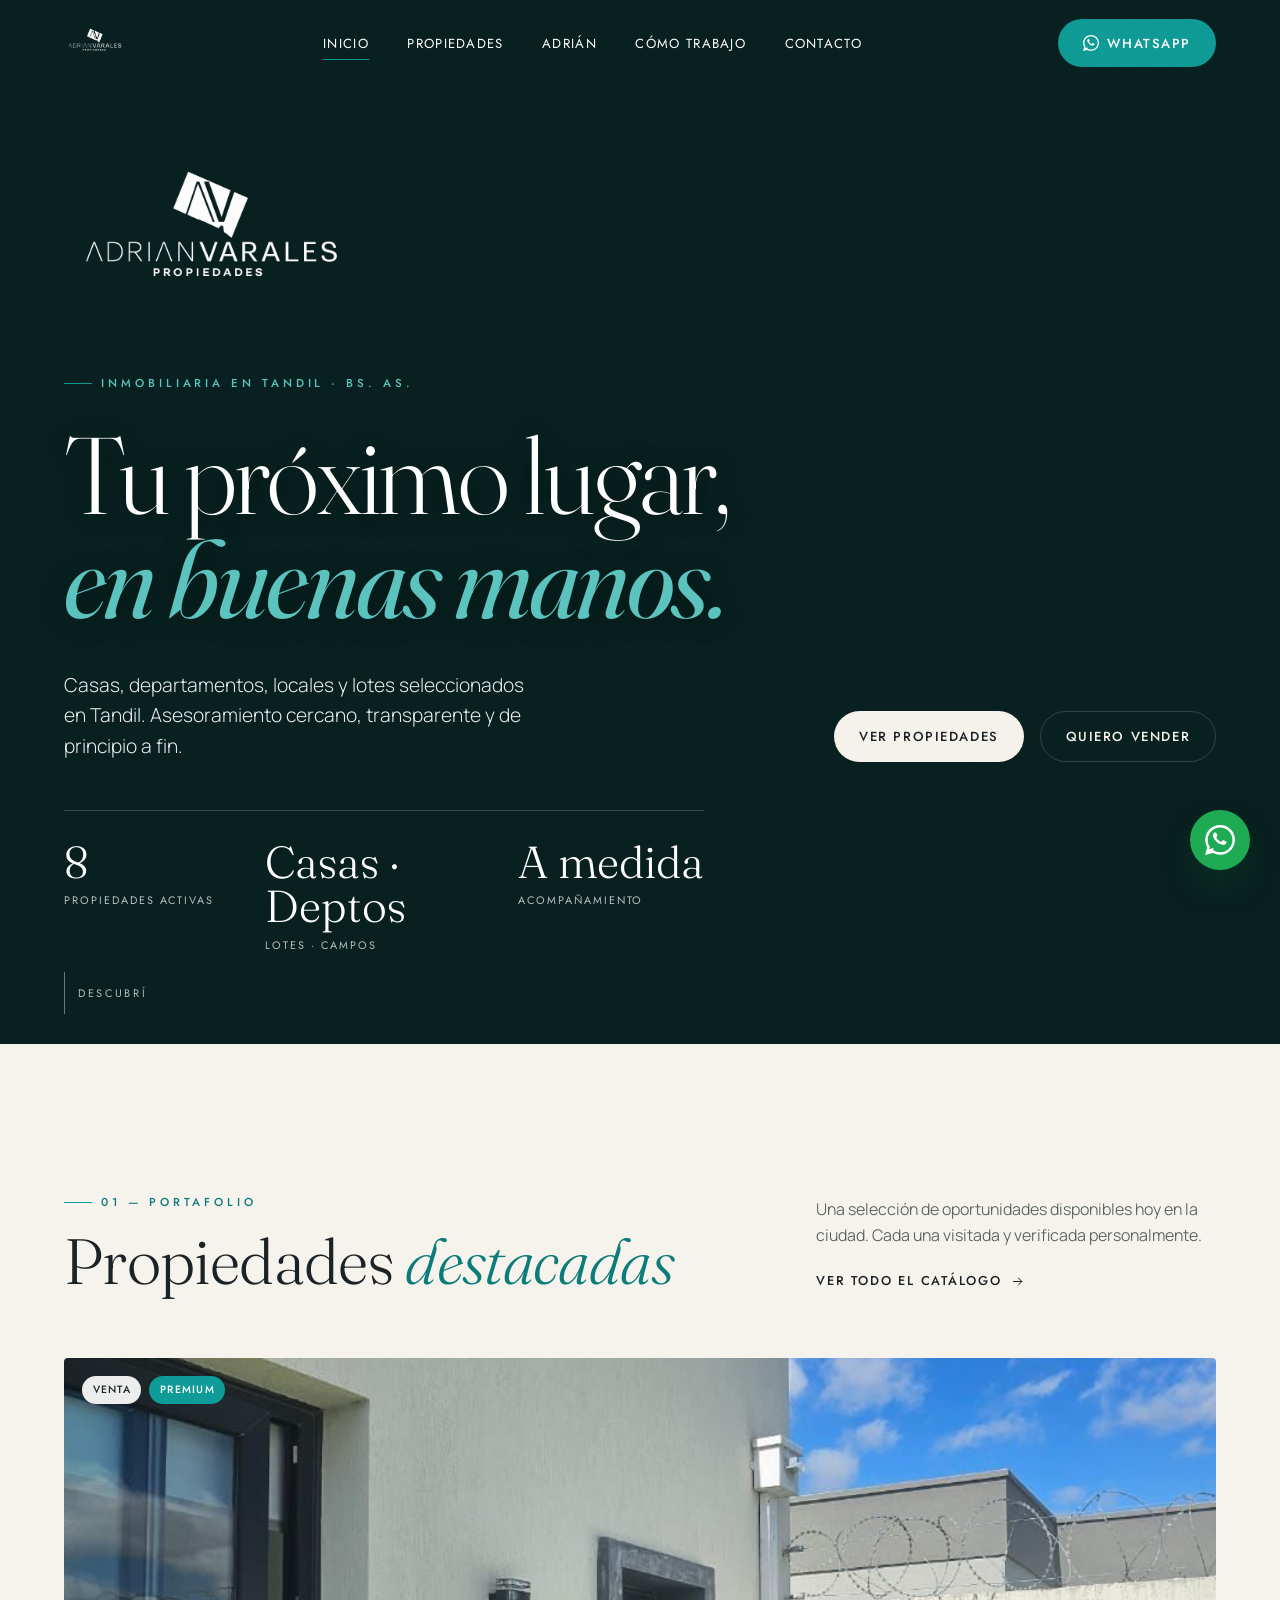
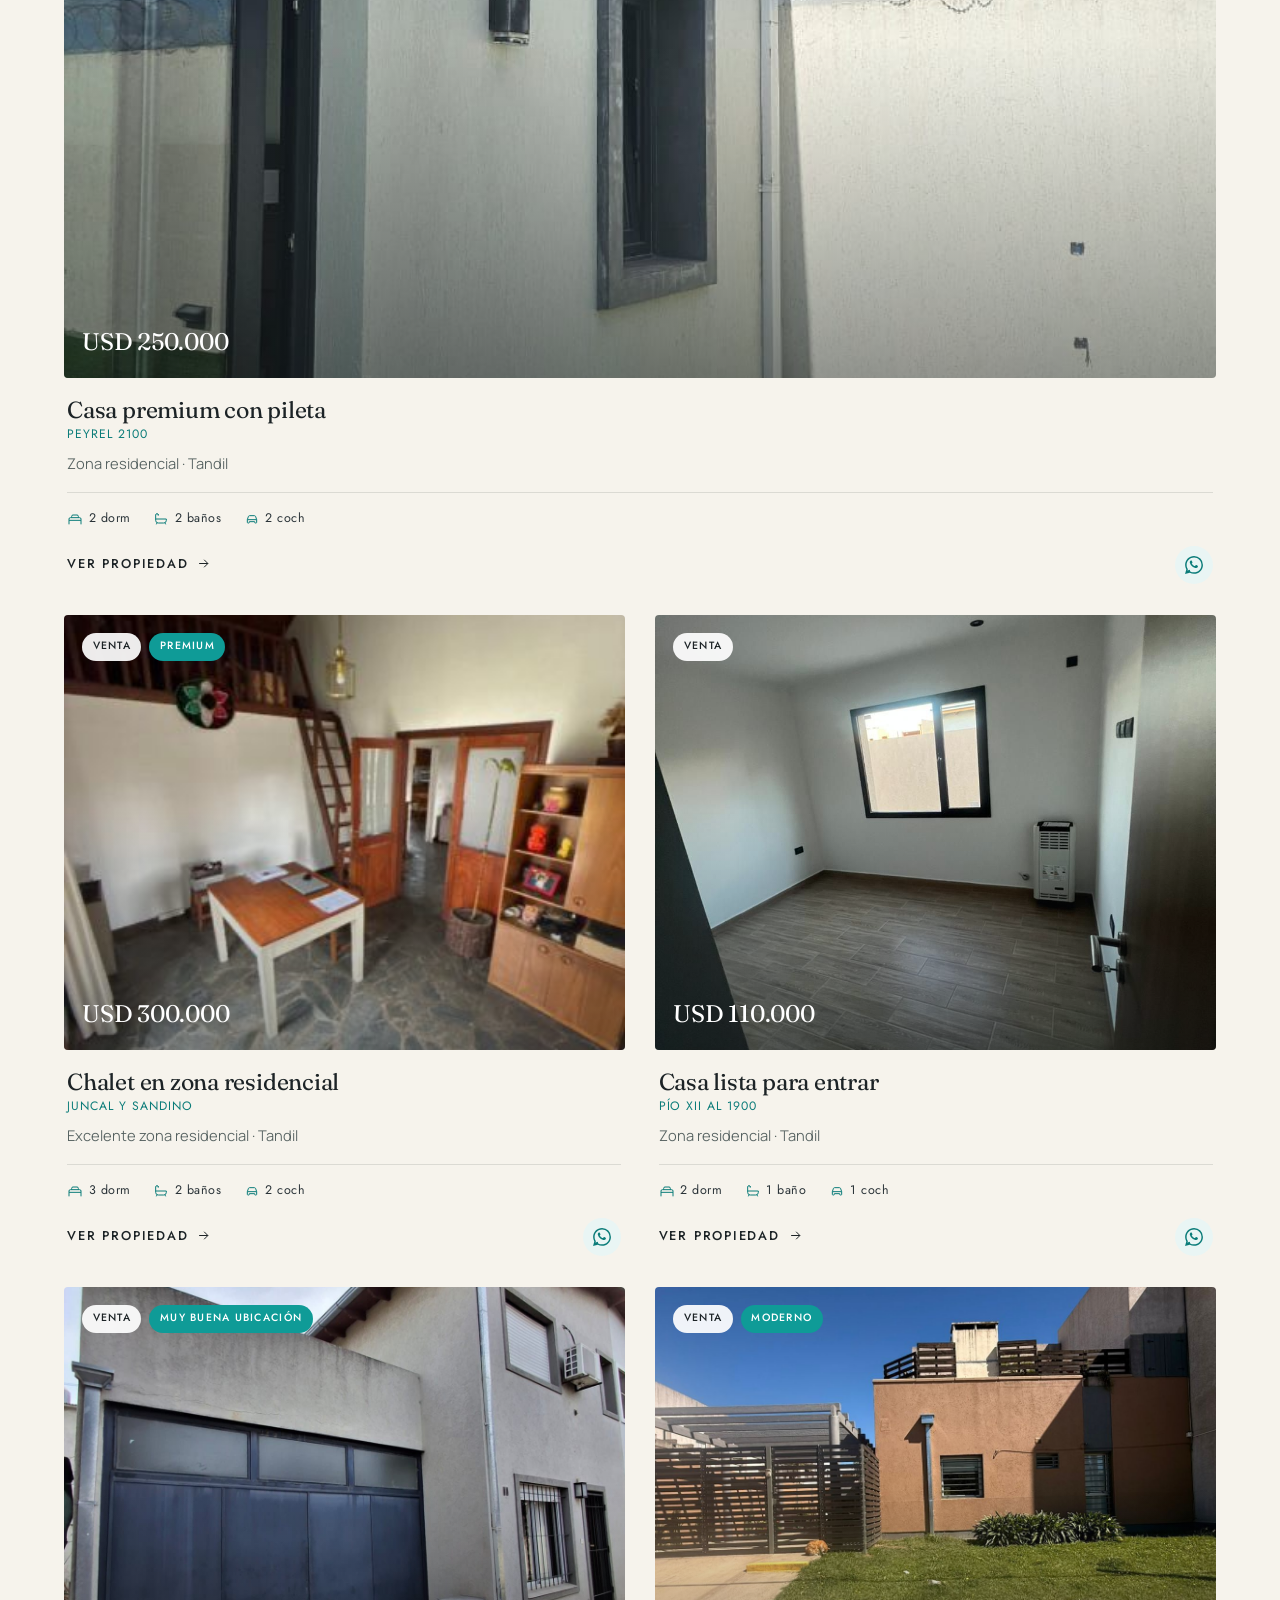
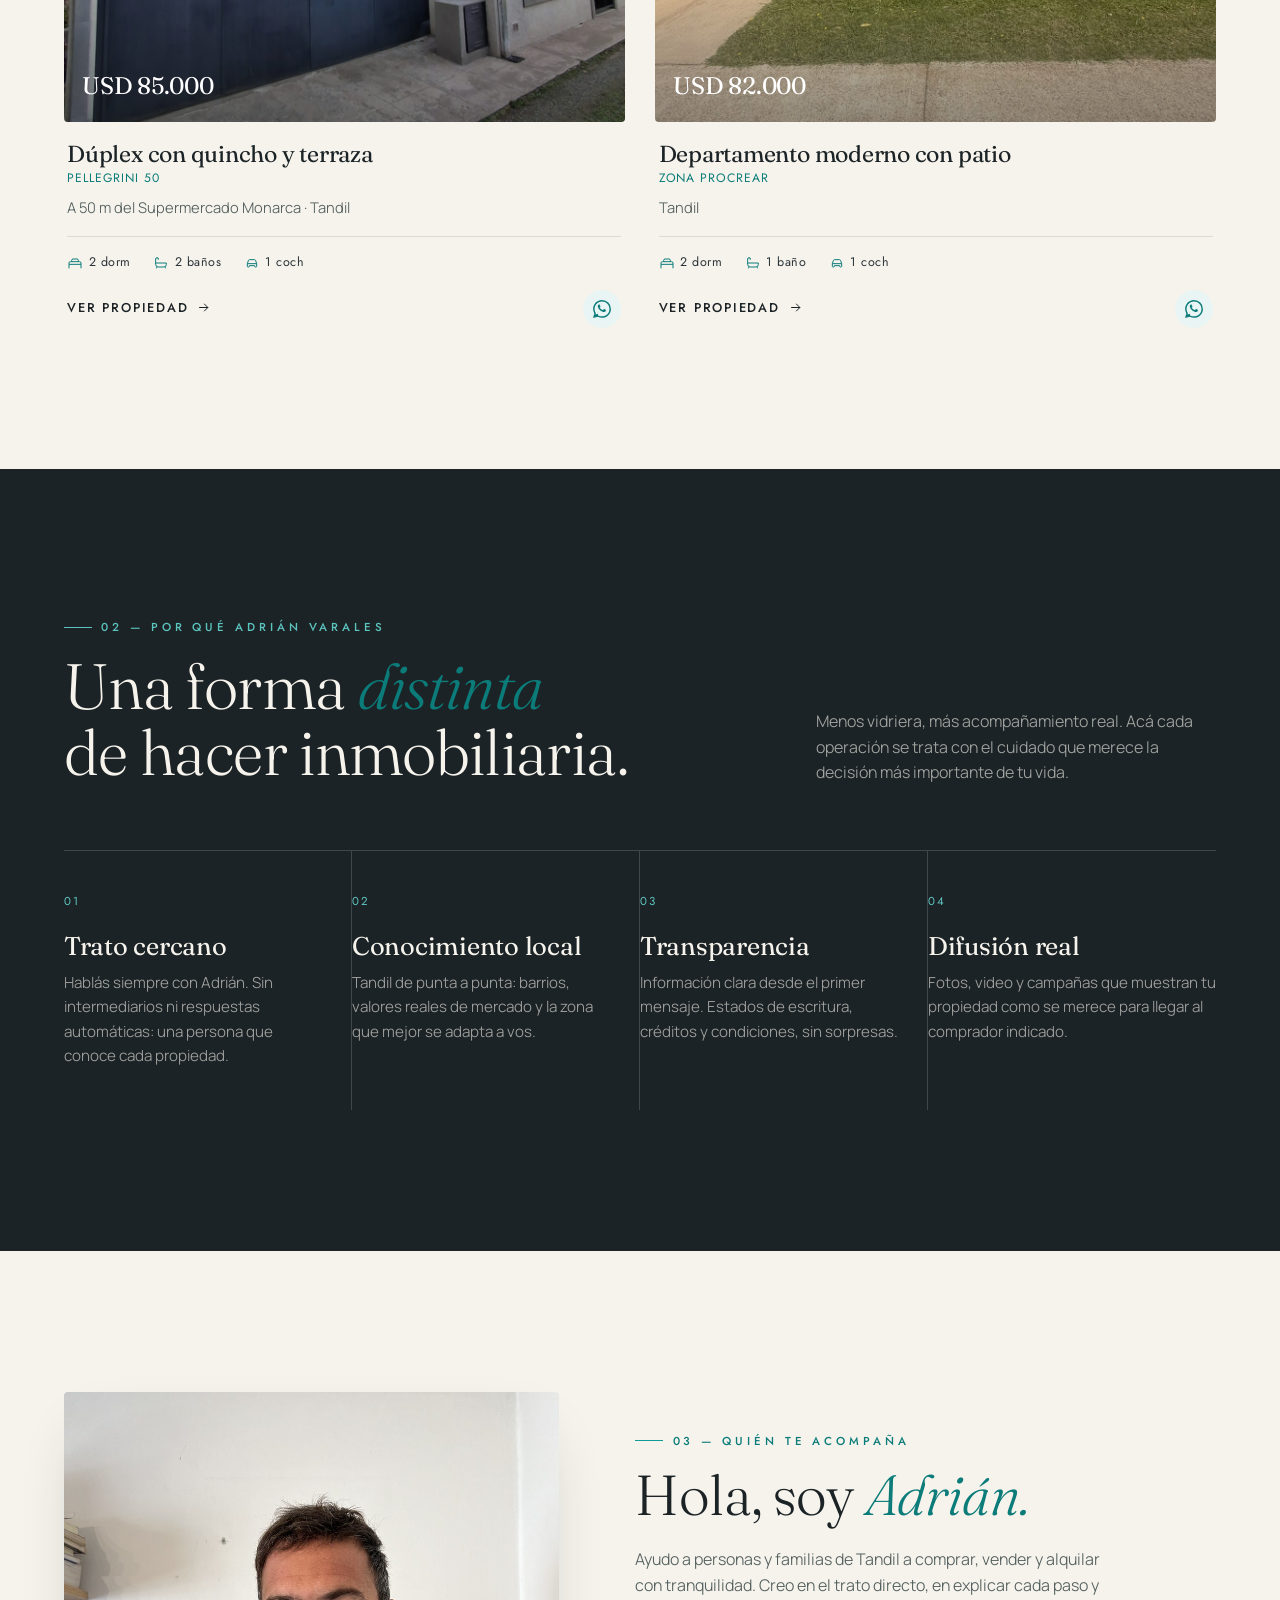
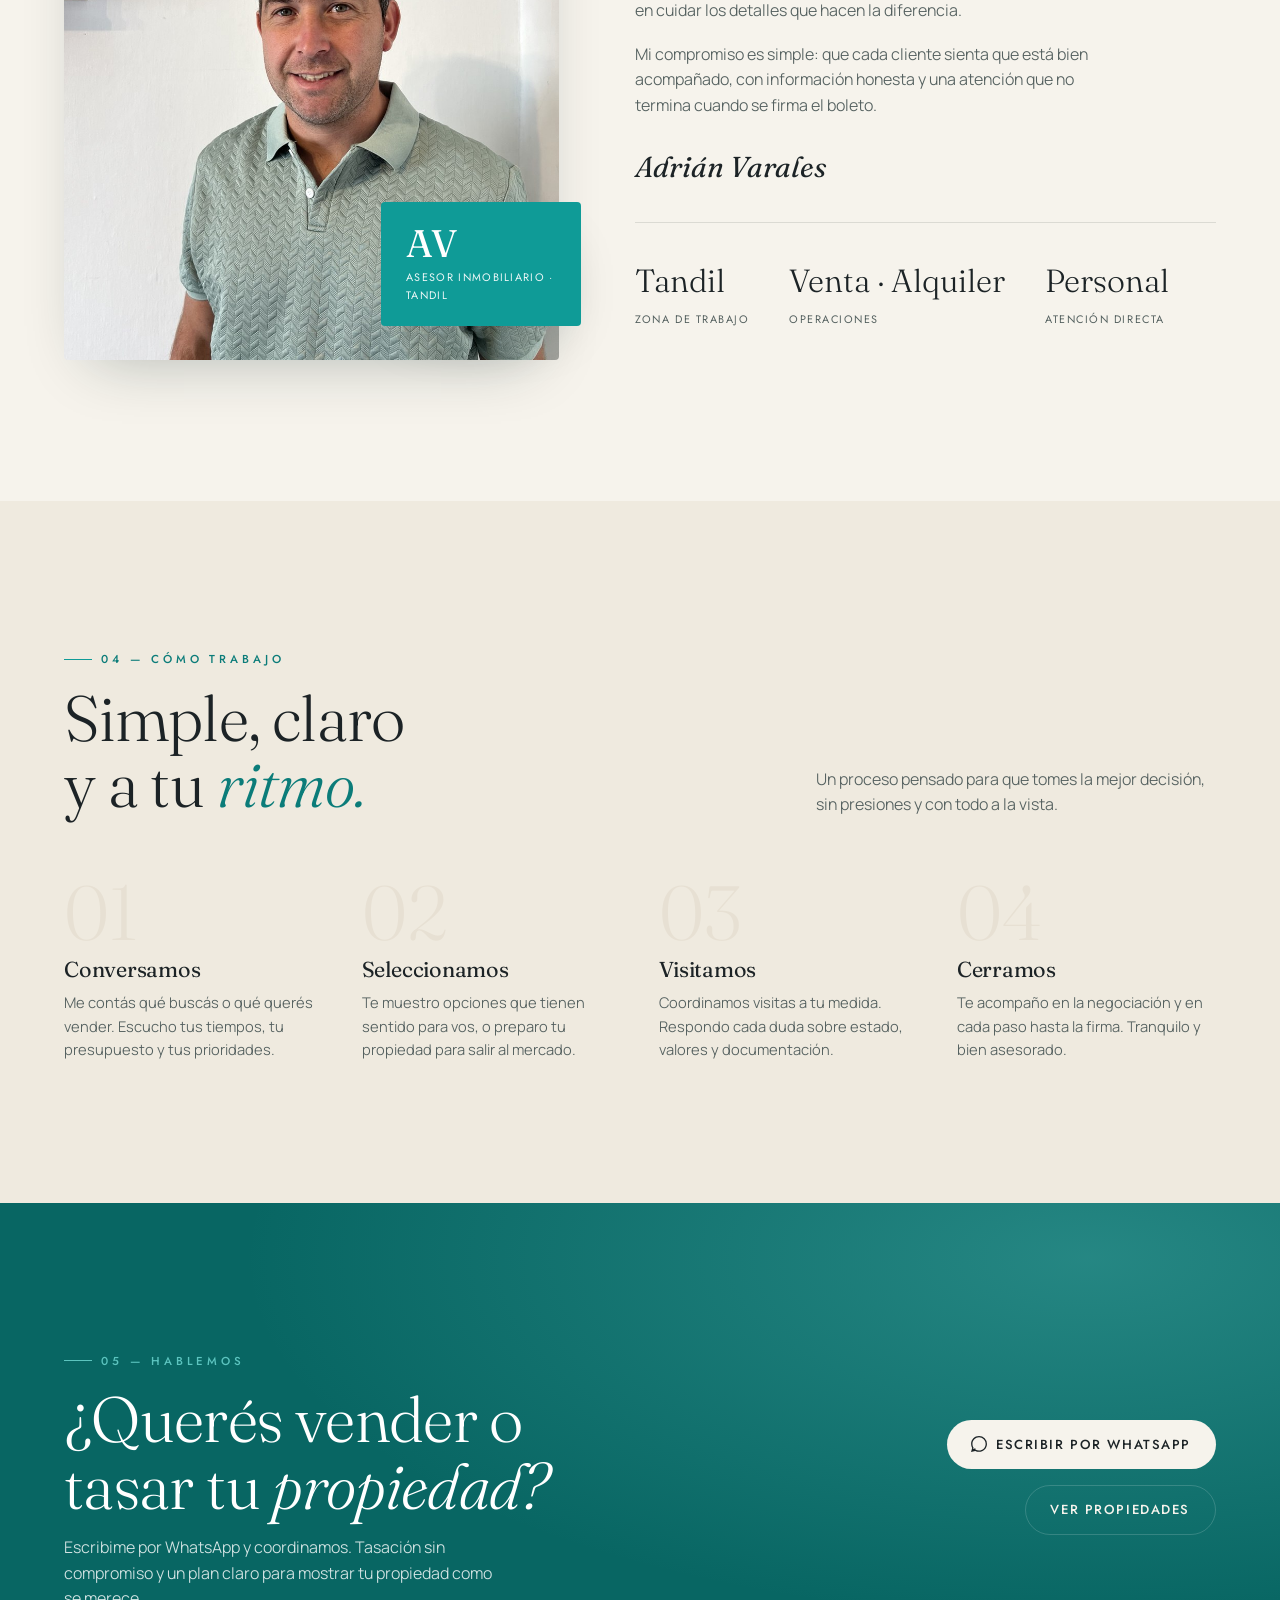
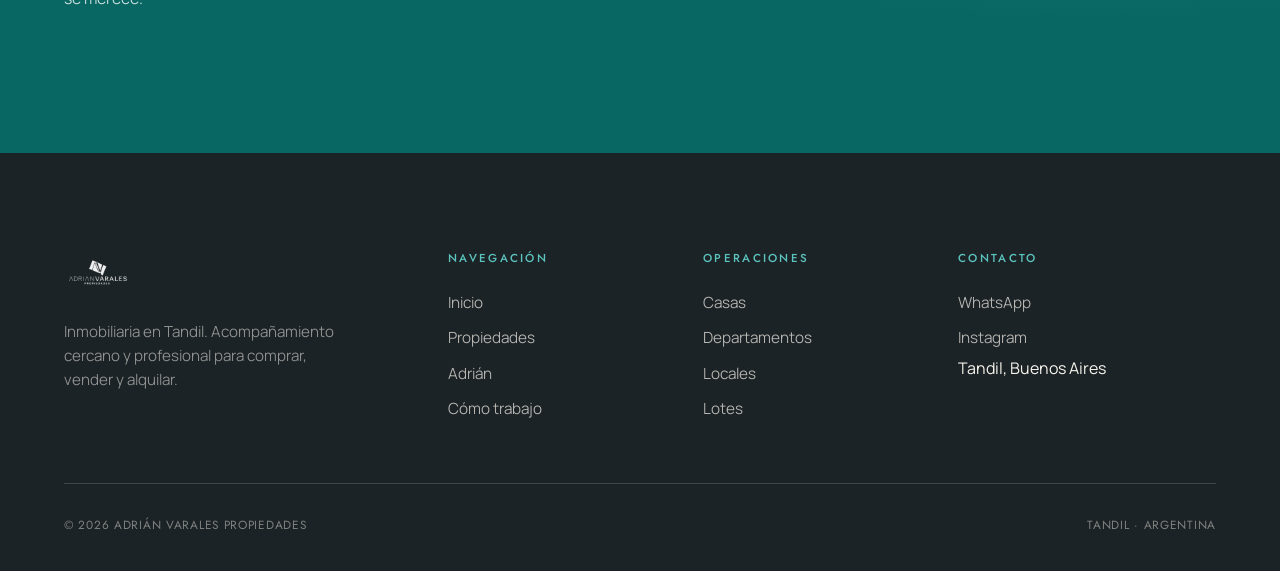
<file: index.html>
<!DOCTYPE html>
<html lang="es">
<head>
<meta charset="UTF-8" />
<meta name="viewport" content="width=device-width, initial-scale=1.0" />
<title>Adrián Varales Propiedades — Inmobiliaria en Tandil</title>
<meta name="description" content="Compra, venta y alquiler de propiedades en Tandil. Casas, departamentos, locales y lotes con asesoramiento cercano y profesional. Adrián Varales Propiedades." />
<link rel="icon" href="assets/brand/logo-av.png" />
<link rel="preconnect" href="https://fonts.googleapis.com" />
<link rel="preconnect" href="https://fonts.gstatic.com" crossorigin />
<link href="https://fonts.googleapis.com/css2?family=Fraunces:ital,opsz,wght@0,9..144,300;0,9..144,400;0,9..144,500;1,9..144,300;1,9..144,400&family=Jost:wght@300;400;500&family=Manrope:wght@300;400;500;600;700&display=swap" rel="stylesheet" />
<link rel="stylesheet" href="css/styles.css?v=3" />
</head>
<body>

<!-- NAV -->
<header class="nav" id="nav">
  <div class="wrap nav__inner">
    <a class="nav__logo" href="index.html" aria-label="Adrián Varales Propiedades">
      <img src="assets/brand/logo-av.png" alt="Adrián Varales Propiedades" />
    </a>
    <nav class="nav__links">
      <a href="index.html" class="active">Inicio</a>
      <a href="propiedades.html">Propiedades</a>
      <a href="index.html#about">Adrián</a>
      <a href="index.html#proceso">Cómo trabajo</a>
      <a href="index.html#contacto">Contacto</a>
    </nav>
    <div class="nav__right">
      <a class="btn btn-primary nav__cta desktop" id="navWa" href="#" target="_blank" rel="noopener">
        <svg viewBox="0 0 24 24" fill="currentColor"><path d="M.06 24l1.68-6.14A11.87 11.87 0 0 1 .16 11.9C.16 5.34 5.5 0 12.06 0a11.82 11.82 0 0 1 8.4 3.49 11.82 11.82 0 0 1 3.48 8.41c0 6.56-5.34 11.9-11.9 11.9a11.9 11.9 0 0 1-5.68-1.45L.06 24zM6.6 20.2c1.68 1 3.28 1.6 5.46 1.6 5.45 0 9.9-4.44 9.9-9.9 0-5.45-4.45-9.9-9.9-9.9-5.46 0-9.9 4.45-9.9 9.9 0 2.3.66 4 1.77 5.74L3 19.4l3.6-.96-.0.3z"/><path d="M9.1 6.4c-.2-.45-.4-.46-.6-.47h-.5c-.18 0-.46.06-.7.33-.24.27-.92.9-.92 2.2 0 1.3.94 2.55 1.07 2.73.13.18 1.84 2.95 4.55 4.02 2.25.9 2.7.72 3.2.67.5-.04 1.6-.65 1.82-1.28.22-.63.22-1.17.16-1.28-.07-.11-.25-.18-.52-.31-.27-.14-1.6-.79-1.84-.88-.25-.09-.43-.13-.6.14-.18.27-.7.88-.86 1.06-.16.18-.32.2-.59.07-.27-.14-1.13-.42-2.16-1.33-.8-.71-1.34-1.59-1.5-1.86-.16-.27-.02-.42.12-.55.12-.12.27-.32.4-.48.14-.16.18-.27.27-.45.09-.18.05-.34-.02-.48-.07-.14-.6-1.48-.83-2.02z"/></svg>
        WhatsApp
      </a>
      <button class="nav__burger" id="burger" aria-label="Menú"><span></span><span></span><span></span></button>
    </div>
  </div>
</header>

<!-- MOBILE MENU -->
<div class="mobile-menu" id="mobileMenu">
  <nav>
    <a href="index.html">Inicio <span>01</span></a>
    <a href="propiedades.html">Propiedades <span>02</span></a>
    <a href="index.html#about">Adrián <span>03</span></a>
    <a href="index.html#proceso">Cómo trabajo <span>04</span></a>
    <a href="index.html#contacto">Contacto <span>05</span></a>
  </nav>
  <div class="mobile-menu__foot">
    <a id="mWa" href="#" target="_blank" rel="noopener">WhatsApp</a>
    <a href="https://instagram.com/adrianvarales.propiedades" target="_blank" rel="noopener">Instagram</a>
  </div>
</div>

<!-- HERO -->
<section class="hero hero--brand">
  <div class="hero__bg" aria-hidden="true">
    <span class="hero__orb hero__orb--1"></span>
    <span class="hero__orb hero__orb--2"></span>
    <img class="hero__logo-watermark" src="assets/brand/logo-av.png" alt="" />
  </div>
  <div class="wrap hero__inner">
    <img class="hero__emblem" src="assets/brand/logo-av.png" alt="Adrián Varales Propiedades" data-reveal />
    <span class="eyebrow hero__kicker" data-reveal data-reveal-d="1">Inmobiliaria en Tandil · Bs. As.</span>
    <h1 data-reveal data-reveal-d="1">Tu próximo lugar,<br><em>en buenas manos.</em></h1>
    <div class="hero__row">
      <p class="hero__sub" data-reveal data-reveal-d="2">Casas, departamentos, locales y lotes seleccionados en Tandil. Asesoramiento cercano, transparente y de principio a fin.</p>
      <div class="hero__actions" data-reveal data-reveal-d="3">
        <a href="propiedades.html" class="btn btn-light">Ver propiedades</a>
        <a href="#contacto" class="btn btn-outline-light">Quiero vender</a>
      </div>
    </div>
    <div class="hero__stats" data-reveal data-reveal-d="3">
      <div><div class="num" data-count="18">18</div><div class="lbl">Propiedades activas</div></div>
      <div><div class="num">Casas · Deptos</div><div class="lbl">Lotes · Campos</div></div>
      <div><div class="num">A medida</div><div class="lbl">Acompañamiento</div></div>
    </div>
  </div>
  <a href="#portafolio" class="hero__scroll"><span class="bar"></span>Descubrí</a>
</section>

<!-- PORTAFOLIO -->
<section class="section" id="portafolio">
  <div class="wrap">
    <div class="shead">
      <div data-reveal>
        <span class="eyebrow">01 — Portafolio</span>
        <h2 class="shead__title" style="margin-top:1rem">Propiedades <em>destacadas</em></h2>
      </div>
      <div data-reveal data-reveal-d="1" style="display:flex;flex-direction:column;gap:1.4rem;align-items:flex-start">
        <p>Una selección de oportunidades disponibles hoy en la ciudad. Cada una visitada y verificada personalmente.</p>
        <a href="propiedades.html" class="ulink">Ver todo el catálogo
          <svg viewBox="0 0 24 24" fill="none" stroke="currentColor" stroke-width="1.6"><path d="M5 12h14M13 6l6 6-6 6"/></svg>
        </a>
      </div>
    </div>
    <div class="pgrid" id="featuredGrid"></div>
  </div>
</section>

<!-- WHY / VALORES -->
<section class="section why">
  <div class="wrap">
    <div class="shead">
      <div data-reveal>
        <span class="eyebrow light">02 — Por qué Adrián Varales</span>
        <h2 class="shead__title" style="margin-top:1rem">Una forma <em>distinta</em><br>de hacer inmobiliaria.</h2>
      </div>
      <p data-reveal data-reveal-d="1">Menos vidriera, más acompañamiento real. Acá cada operación se trata con el cuidado que merece la decisión más importante de tu vida.</p>
    </div>
    <div class="values">
      <div class="value" data-reveal>
        <div class="value__num">01</div>
        <h3>Trato cercano</h3>
        <p>Hablás siempre con Adrián. Sin intermediarios ni respuestas automáticas: una persona que conoce cada propiedad.</p>
      </div>
      <div class="value" data-reveal data-reveal-d="1">
        <div class="value__num">02</div>
        <h3>Conocimiento local</h3>
        <p>Tandil de punta a punta: barrios, valores reales de mercado y la zona que mejor se adapta a vos.</p>
      </div>
      <div class="value" data-reveal data-reveal-d="2">
        <div class="value__num">03</div>
        <h3>Transparencia</h3>
        <p>Información clara desde el primer mensaje. Estados de escritura, créditos y condiciones, sin sorpresas.</p>
      </div>
      <div class="value" data-reveal data-reveal-d="3">
        <div class="value__num">04</div>
        <h3>Difusión real</h3>
        <p>Fotos, video y campañas que muestran tu propiedad como se merece para llegar al comprador indicado.</p>
      </div>
    </div>
  </div>
</section>

<!-- ABOUT -->
<section class="section about" id="about">
  <div class="wrap about__grid">
    <div class="about__media" data-reveal>
      <img src="assets/brand/adrian.jpg" alt="Adrián Varales" />
      <div class="about__badge">
        <div class="n">AV</div>
        <div class="t">Asesor inmobiliario · Tandil</div>
      </div>
    </div>
    <div class="about__body" data-reveal data-reveal-d="1">
      <span class="eyebrow">03 — Quién te acompaña</span>
      <h2>Hola, soy <em>Adrián.</em></h2>
      <p>Ayudo a personas y familias de Tandil a comprar, vender y alquilar con tranquilidad. Creo en el trato directo, en explicar cada paso y en cuidar los detalles que hacen la diferencia.</p>
      <p>Mi compromiso es simple: que cada cliente sienta que está bien acompañado, con información honesta y una atención que no termina cuando se firma el boleto.</p>
      <div class="about__sign">Adrián Varales</div>
      <div class="about__meta">
        <div><div class="n">Tandil</div><div class="l">Zona de trabajo</div></div>
        <div><div class="n">Venta · Alquiler</div><div class="l">Operaciones</div></div>
        <div><div class="n">Personal</div><div class="l">Atención directa</div></div>
      </div>
    </div>
  </div>
</section>

<!-- PROCESO -->
<section class="section process" id="proceso">
  <div class="wrap">
    <div class="shead">
      <div data-reveal>
        <span class="eyebrow">04 — Cómo trabajo</span>
        <h2 class="shead__title" style="margin-top:1rem">Simple, claro<br>y a tu <em>ritmo.</em></h2>
      </div>
      <p data-reveal data-reveal-d="1">Un proceso pensado para que tomes la mejor decisión, sin presiones y con todo a la vista.</p>
    </div>
    <div class="steps">
      <div class="step" data-reveal>
        <div class="step__n">01</div>
        <h3>Conversamos</h3>
        <p>Me contás qué buscás o qué querés vender. Escucho tus tiempos, tu presupuesto y tus prioridades.</p>
      </div>
      <div class="step" data-reveal data-reveal-d="1">
        <div class="step__n">02</div>
        <h3>Seleccionamos</h3>
        <p>Te muestro opciones que tienen sentido para vos, o preparo tu propiedad para salir al mercado.</p>
      </div>
      <div class="step" data-reveal data-reveal-d="2">
        <div class="step__n">03</div>
        <h3>Visitamos</h3>
        <p>Coordinamos visitas a tu medida. Respondo cada duda sobre estado, valores y documentación.</p>
      </div>
      <div class="step" data-reveal data-reveal-d="3">
        <div class="step__n">04</div>
        <h3>Cerramos</h3>
        <p>Te acompaño en la negociación y en cada paso hasta la firma. Tranquilo y bien asesorado.</p>
      </div>
    </div>
  </div>
</section>

<!-- CTA -->
<section class="section cta" id="contacto">
  <div class="wrap cta__inner">
    <div data-reveal>
      <span class="eyebrow light">05 — Hablemos</span>
      <h2 style="margin-top:1rem">¿Querés vender o<br>tasar tu <em>propiedad?</em></h2>
      <p>Escribime por WhatsApp y coordinamos. Tasación sin compromiso y un plan claro para mostrar tu propiedad como se merece.</p>
    </div>
    <div class="cta__actions" data-reveal data-reveal-d="1">
      <a class="btn btn-light" id="ctaWa" href="#" target="_blank" rel="noopener">
        <svg viewBox="0 0 24 24" fill="currentColor"><path d="M.06 24l1.68-6.14A11.87 11.87 0 0 1 .16 11.9C.16 5.34 5.5 0 12.06 0a11.82 11.82 0 0 1 8.4 3.49 11.82 11.82 0 0 1 3.48 8.41c0 6.56-5.34 11.9-11.9 11.9a11.9 11.9 0 0 1-5.68-1.45L.06 24zM6.6 20.2c1.68 1 3.28 1.6 5.46 1.6 5.45 0 9.9-4.44 9.9-9.9 0-5.45-4.45-9.9-9.9-9.9-5.46 0-9.9 4.45-9.9 9.9 0 2.3.66 4 1.77 5.74L3 19.4l3.6-.96z"/></svg>
        Escribir por WhatsApp
      </a>
      <a class="btn btn-outline-light" href="propiedades.html">Ver propiedades</a>
    </div>
  </div>
</section>

<!-- FOOTER -->
<footer class="footer" id="footer">
  <div class="wrap">
    <div class="footer__grid">
      <div class="footer__brand">
        <img src="assets/brand/logo-av.png" alt="Adrián Varales Propiedades" />
        <p>Inmobiliaria en Tandil. Acompañamiento cercano y profesional para comprar, vender y alquilar.</p>
      </div>
      <div class="footer__col">
        <h4>Navegación</h4>
        <a href="index.html">Inicio</a>
        <a href="propiedades.html">Propiedades</a>
        <a href="index.html#about">Adrián</a>
        <a href="index.html#proceso">Cómo trabajo</a>
      </div>
      <div class="footer__col">
        <h4>Operaciones</h4>
        <a href="propiedades.html?tipo=Casa">Casas</a>
        <a href="propiedades.html?tipo=Departamento">Departamentos</a>
        <a href="propiedades.html?tipo=Local">Locales</a>
        <a href="propiedades.html?tipo=Lote">Lotes</a>
      </div>
      <div class="footer__col">
        <h4>Contacto</h4>
        <a id="fWa" href="#" target="_blank" rel="noopener">WhatsApp</a>
        <a href="https://instagram.com/adrianvarales.propiedades" target="_blank" rel="noopener">Instagram</a>
        <span>Tandil, Buenos Aires</span>
      </div>
    </div>
    <div class="footer__bottom">
      <span>© <span id="year"></span> Adrián Varales Propiedades</span>
      <span>Tandil · Argentina</span>
    </div>
  </div>
</footer>

<script src="js/data.js?v=3"></script>
<script src="js/main.js?v=3"></script>
</body>
</html>
</file>
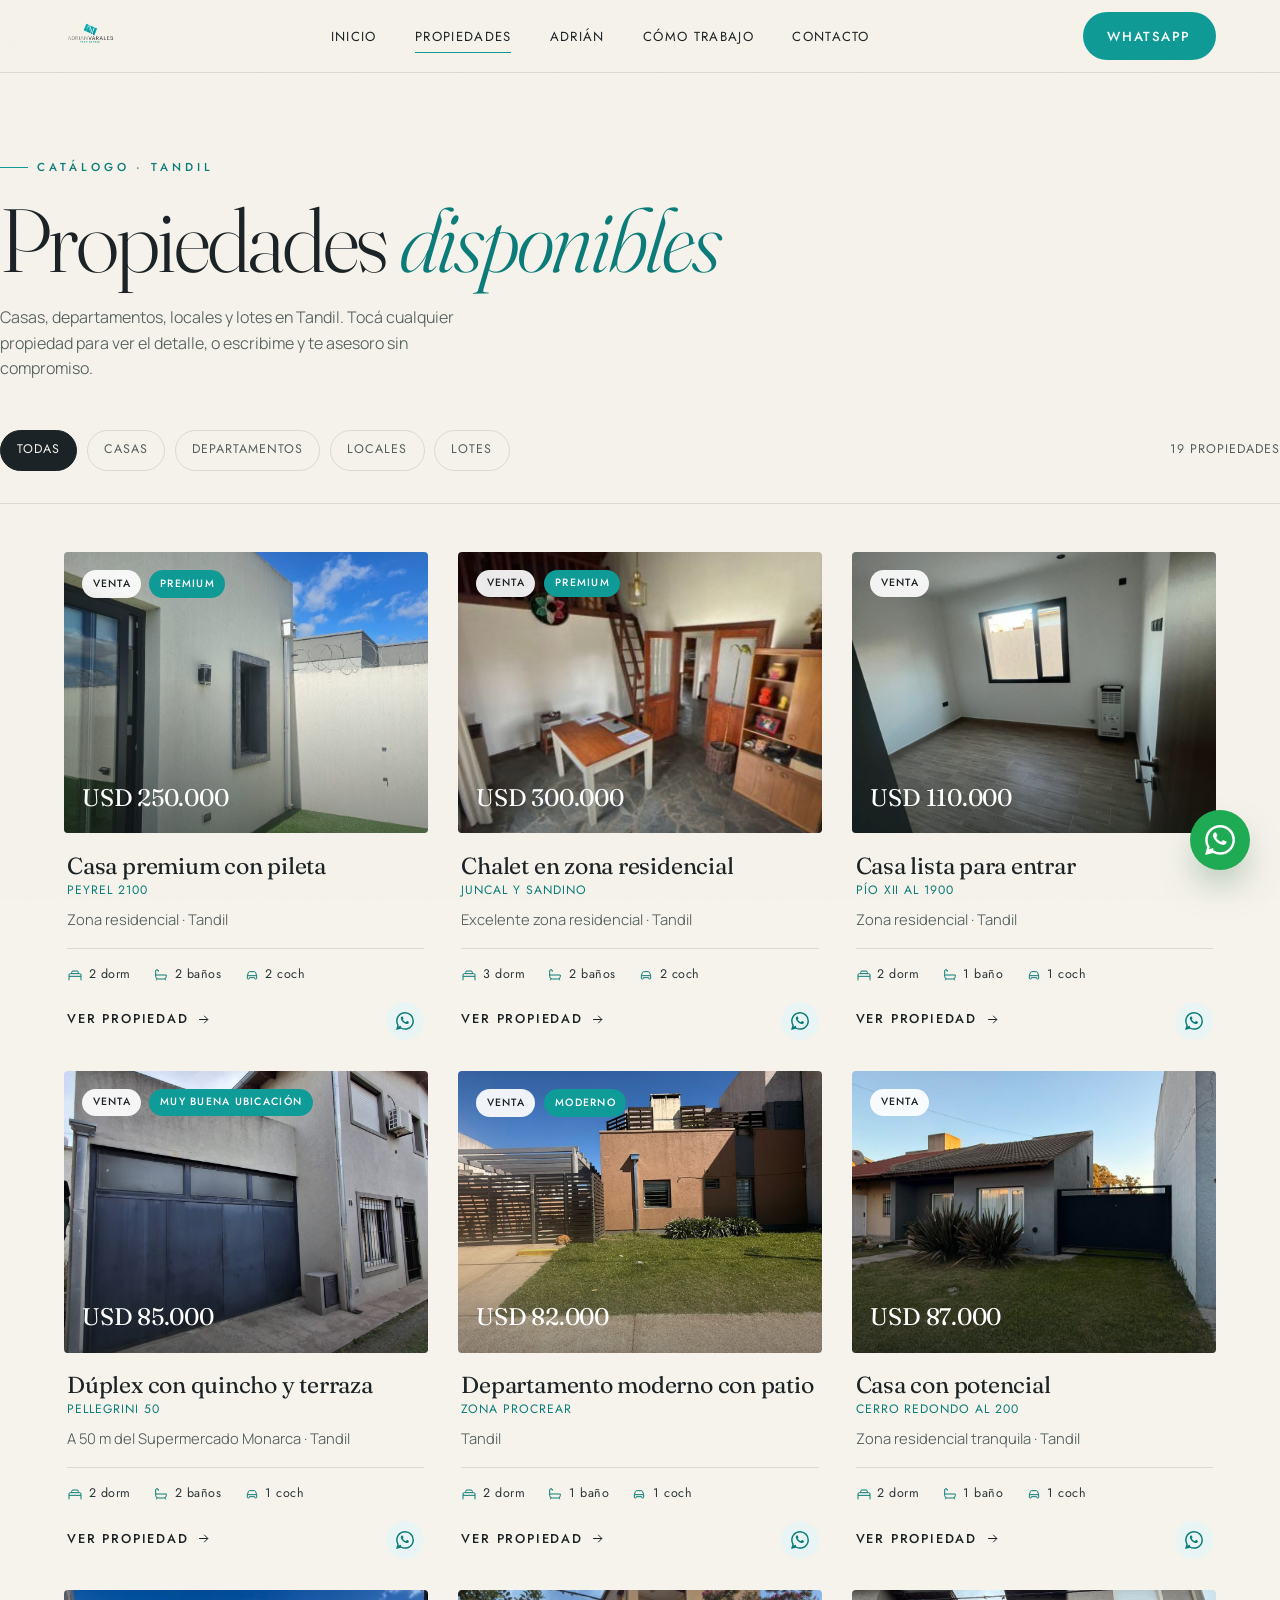
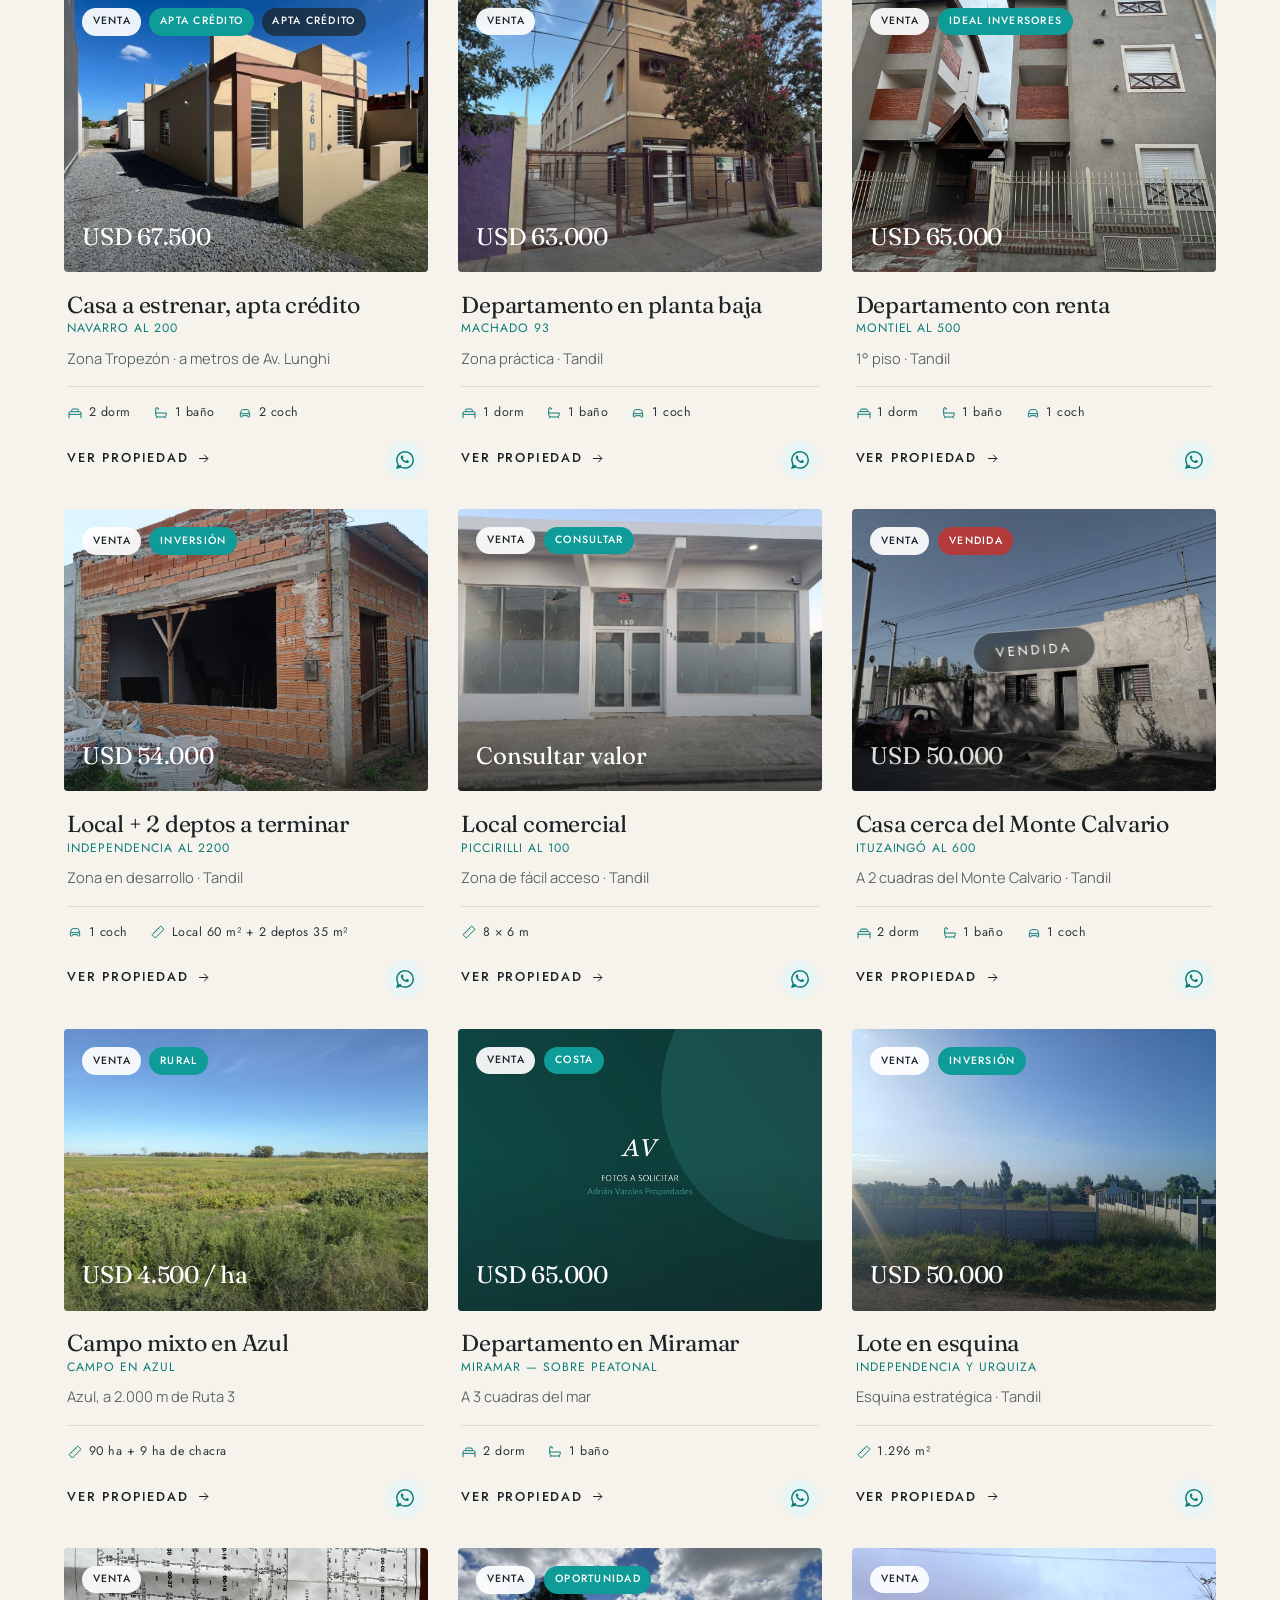
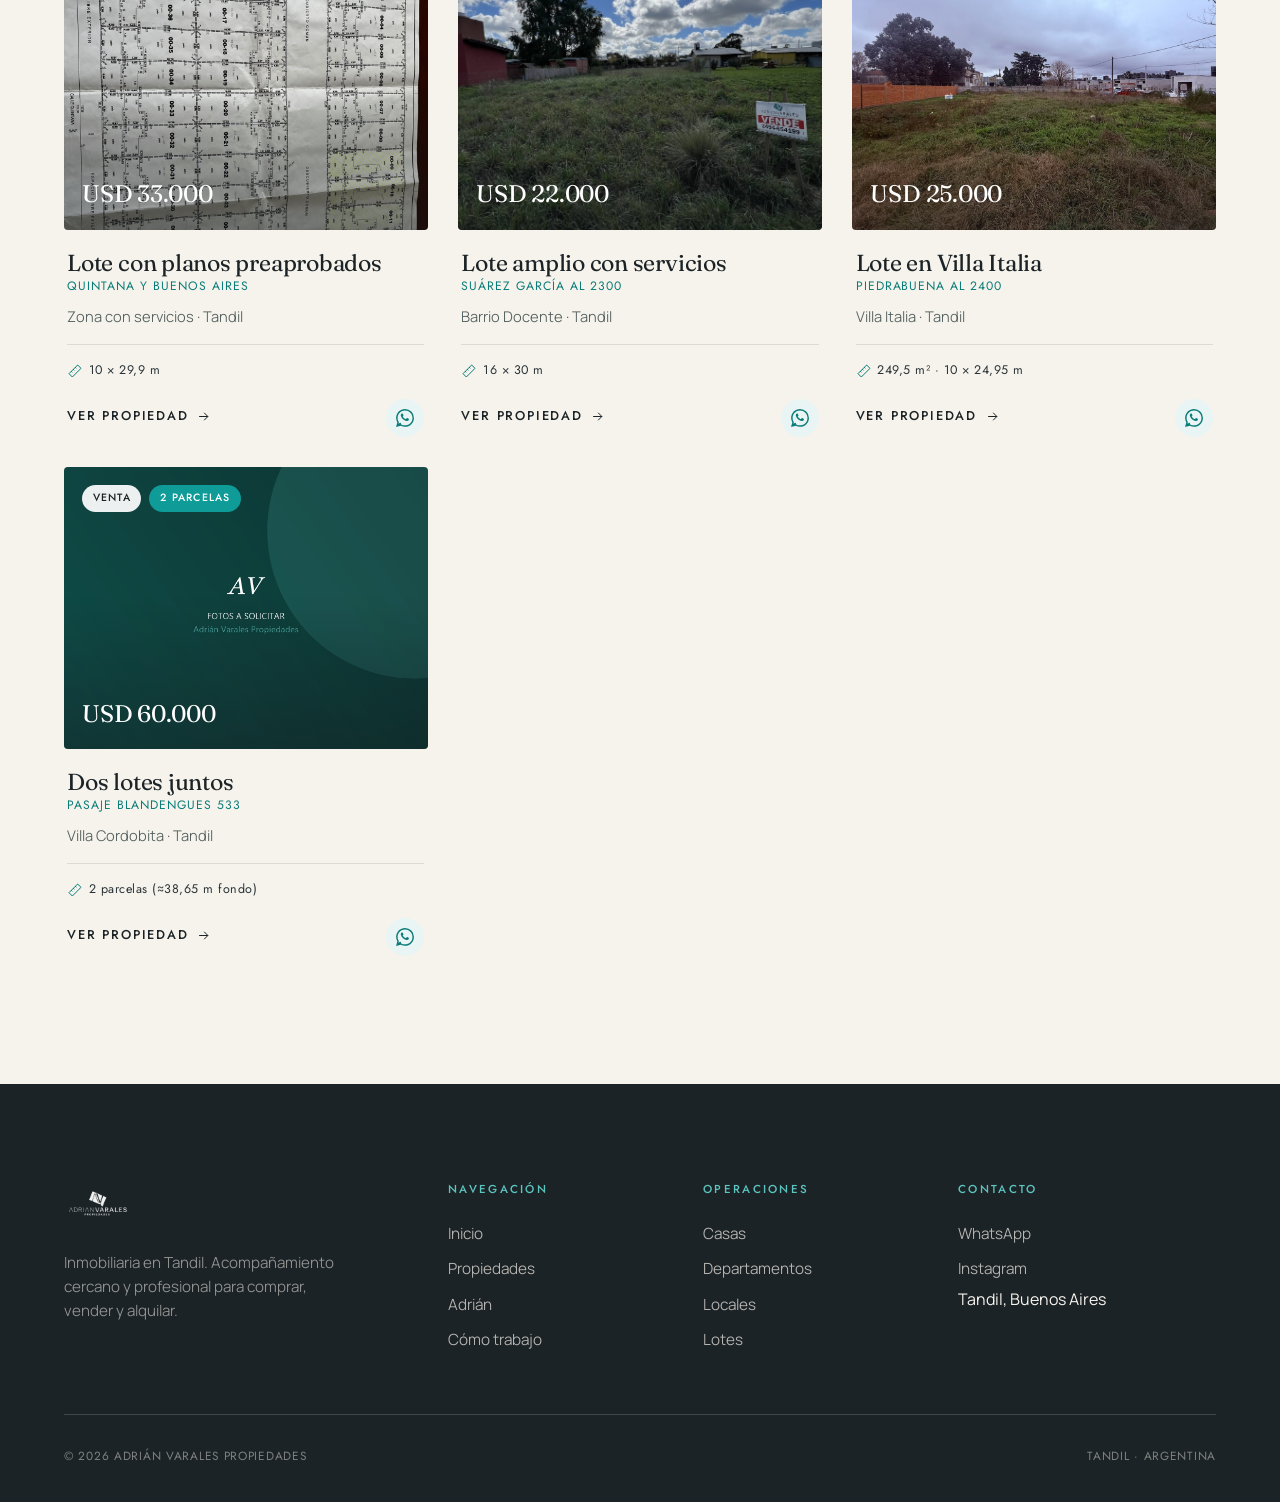
<file: propiedades.html>
<!DOCTYPE html>
<html lang="es">
<head>
<meta charset="UTF-8" />
<meta name="viewport" content="width=device-width, initial-scale=1.0" />
<title>Propiedades en Tandil — Adrián Varales Propiedades</title>
<meta name="description" content="Catálogo de propiedades en venta en Tandil: casas, departamentos, locales y lotes. Adrián Varales Propiedades." />
<link rel="icon" href="assets/brand/logo-av.png" />
<link rel="preconnect" href="https://fonts.googleapis.com" />
<link rel="preconnect" href="https://fonts.gstatic.com" crossorigin />
<link href="https://fonts.googleapis.com/css2?family=Fraunces:ital,opsz,wght@0,9..144,300;0,9..144,400;0,9..144,500;1,9..144,300;1,9..144,400&family=Jost:wght@300;400;500&family=Manrope:wght@300;400;500;600;700&display=swap" rel="stylesheet" />
<link rel="stylesheet" href="css/styles.css?v=3" />
</head>
<body>

<header class="nav inverted" id="nav">
  <div class="wrap nav__inner">
    <a class="nav__logo" href="index.html"><img src="assets/brand/logo-av.png" alt="Adrián Varales Propiedades" /></a>
    <nav class="nav__links">
      <a href="index.html">Inicio</a>
      <a href="propiedades.html" class="active">Propiedades</a>
      <a href="index.html#about">Adrián</a>
      <a href="index.html#proceso">Cómo trabajo</a>
      <a href="index.html#contacto">Contacto</a>
    </nav>
    <div class="nav__right">
      <a class="btn btn-primary nav__cta desktop" id="navWa" href="#" target="_blank" rel="noopener">WhatsApp</a>
      <button class="nav__burger" id="burger" aria-label="Menú"><span></span><span></span><span></span></button>
    </div>
  </div>
</header>

<div class="mobile-menu" id="mobileMenu">
  <nav>
    <a href="index.html">Inicio <span>01</span></a>
    <a href="propiedades.html">Propiedades <span>02</span></a>
    <a href="index.html#about">Adrián <span>03</span></a>
    <a href="index.html#proceso">Cómo trabajo <span>04</span></a>
    <a href="index.html#contacto">Contacto <span>05</span></a>
  </nav>
  <div class="mobile-menu__foot">
    <a id="mWa" href="#" target="_blank" rel="noopener">WhatsApp</a>
    <a href="https://instagram.com/adrianvarales.propiedades" target="_blank" rel="noopener">Instagram</a>
  </div>
</div>

<main>
  <section class="wrap page-head">
    <span class="eyebrow" data-reveal>Catálogo · Tandil</span>
    <h1 data-reveal data-reveal-d="1" style="margin-top:1rem">Propiedades <em>disponibles</em></h1>
    <p data-reveal data-reveal-d="2">Casas, departamentos, locales y lotes en Tandil. Tocá cualquier propiedad para ver el detalle, o escribime y te asesoro sin compromiso.</p>

    <div class="filters" id="filters" data-reveal data-reveal-d="2">
      <button class="filter active" data-filter="all">Todas</button>
      <button class="filter" data-filter="Casa">Casas</button>
      <button class="filter" data-filter="Departamento">Departamentos</button>
      <button class="filter" data-filter="Local">Locales</button>
      <button class="filter" data-filter="Lote">Lotes</button>
      <span class="filters__count" id="count"></span>
    </div>
  </section>

  <section class="wrap" style="padding-bottom: clamp(80px,10vw,140px)">
    <div class="pgrid" id="listing"></div>
  </section>
</main>

<footer class="footer" id="footer">
  <div class="wrap">
    <div class="footer__grid">
      <div class="footer__brand">
        <img src="assets/brand/logo-av.png" alt="Adrián Varales Propiedades" />
        <p>Inmobiliaria en Tandil. Acompañamiento cercano y profesional para comprar, vender y alquilar.</p>
      </div>
      <div class="footer__col">
        <h4>Navegación</h4>
        <a href="index.html">Inicio</a>
        <a href="propiedades.html">Propiedades</a>
        <a href="index.html#about">Adrián</a>
        <a href="index.html#proceso">Cómo trabajo</a>
      </div>
      <div class="footer__col">
        <h4>Operaciones</h4>
        <a href="propiedades.html?tipo=Casa">Casas</a>
        <a href="propiedades.html?tipo=Departamento">Departamentos</a>
        <a href="propiedades.html?tipo=Local">Locales</a>
        <a href="propiedades.html?tipo=Lote">Lotes</a>
      </div>
      <div class="footer__col">
        <h4>Contacto</h4>
        <a id="fWa" href="#" target="_blank" rel="noopener">WhatsApp</a>
        <a href="https://instagram.com/adrianvarales.propiedades" target="_blank" rel="noopener">Instagram</a>
        <span>Tandil, Buenos Aires</span>
      </div>
    </div>
    <div class="footer__bottom">
      <span>© <span id="year"></span> Adrián Varales Propiedades</span>
      <span>Tandil · Argentina</span>
    </div>
  </div>
</footer>

<script src="js/data.js?v=3"></script>
<script src="js/main.js?v=3"></script>
</body>
</html>
</file>
<file: css/styles.css>
/* ============================================================
   ADRIÁN VARALES PROPIEDADES
   Sistema visual — editorial luxury · acento teal de marca
   ============================================================ */

:root {
  /* Marca */
  --ink:        #1c2326;   /* charcoal cálido casi negro */
  --ink-2:      #2a3338;
  --ink-soft:   #54605f;
  --teal:       #0f9b97;   /* turquesa del logo */
  --teal-600:   #0b7c79;
  --teal-700:   #086663;
  --teal-300:   #5cc4bf;
  --teal-50:    #e9f5f4;

  --ivory:      #f6f3ec;   /* papel cálido */
  --ivory-2:    #efeadf;
  --cream:      #e7e0d3;
  --sand:       #d9d0bf;
  --white:      #ffffff;

  --line:       rgba(28,35,38,.12);
  --line-soft:  rgba(28,35,38,.07);
  --line-light: rgba(255,255,255,.16);

  /* Tipografía */
  --display: "Fraunces", Georgia, "Times New Roman", serif;
  --sans:    "Manrope", system-ui, -apple-system, sans-serif;
  --mono:    "Jost", var(--sans);

  --shadow-sm: 0 2px 14px rgba(20,28,30,.06);
  --shadow:    0 24px 60px -28px rgba(15,40,40,.32);
  --shadow-lg: 0 44px 90px -40px rgba(10,40,40,.45);

  --ease: cubic-bezier(.22,.61,.36,1);
  --ease-out: cubic-bezier(.16,1,.3,1);

  --maxw: 1280px;
  --gutter: clamp(20px, 5vw, 72px);
  --radius: 4px;
}

/* Reset ------------------------------------------------------- */
*, *::before, *::after { box-sizing: border-box; }
* { margin: 0; }
html { -webkit-text-size-adjust: 100%; scroll-behavior: smooth; }
body {
  font-family: var(--sans);
  background: var(--ivory);
  color: var(--ink);
  line-height: 1.6;
  font-weight: 400;
  -webkit-font-smoothing: antialiased;
  text-rendering: optimizeLegibility;
  overflow-x: hidden;
}
img { display: block; max-width: 100%; height: auto; }
a { color: inherit; text-decoration: none; }
button { font: inherit; color: inherit; cursor: pointer; border: none; background: none; }
ul { list-style: none; padding: 0; }
::selection { background: var(--teal); color: #fff; }

/* Grain / paper overlay -------------------------------------- */
body::before {
  content: "";
  position: fixed; inset: 0;
  pointer-events: none; z-index: 9999;
  opacity: .035; mix-blend-mode: multiply;
  background-image: url("data:image/svg+xml,%3Csvg xmlns='http://www.w3.org/2000/svg' width='200' height='200'%3E%3Cfilter id='n'%3E%3CfeTurbulence type='fractalNoise' baseFrequency='.8' numOctaves='2'/%3E%3C/filter%3E%3Crect width='100%25' height='100%25' filter='url(%23n)'/%3E%3C/svg%3E");
}

/* Tipografía base -------------------------------------------- */
h1, h2, h3, h4 { font-family: var(--display); font-weight: 400; line-height: 1.04; letter-spacing: -.01em; }
.eyebrow {
  font-family: var(--mono);
  font-size: .72rem; font-weight: 500;
  letter-spacing: .34em; text-transform: uppercase;
  color: var(--teal-600);
  display: inline-flex; align-items: center; gap: .8em;
}
.eyebrow::before {
  content: ""; width: 28px; height: 1px;
  background: var(--teal); display: inline-block;
}
.eyebrow.light { color: var(--teal-300); }
.eyebrow.light::before { background: var(--teal-300); }
.eyebrow.center { justify-content: center; }

/* Layout helpers --------------------------------------------- */
.wrap { width: 100%; max-width: var(--maxw); margin: 0 auto; padding: 0 var(--gutter); }
.section { padding: clamp(72px, 11vw, 150px) 0; }
.lead { font-size: clamp(1.05rem, 1.6vw, 1.3rem); color: var(--ink-soft); font-weight: 350; max-width: 46ch; }

/* Botones ----------------------------------------------------- */
.btn {
  display: inline-flex; align-items: center; gap: .65em;
  font-family: var(--mono); font-size: .82rem; font-weight: 500;
  letter-spacing: .12em; text-transform: uppercase;
  padding: 1.05em 1.9em; border-radius: 100px;
  transition: all .45s var(--ease); position: relative;
  white-space: nowrap;
}
.btn svg { width: 16px; height: 16px; }
.btn-primary { background: var(--teal); color: #fff; }
.btn-primary:hover { background: var(--ink); transform: translateY(-2px); box-shadow: var(--shadow); }
.btn-dark { background: var(--ink); color: var(--ivory); }
.btn-dark:hover { background: var(--teal); transform: translateY(-2px); }
.btn-ghost { border: 1px solid var(--line); color: var(--ink); }
.btn-ghost:hover { border-color: var(--ink); background: var(--ink); color: var(--ivory); }
.btn-light { background: var(--ivory); color: var(--ink); }
.btn-light:hover { background: var(--teal); color: #fff; transform: translateY(-2px); }
.btn-outline-light { border: 1px solid var(--line-light); color: var(--ivory); }
.btn-outline-light:hover { background: var(--ivory); color: var(--ink); border-color: var(--ivory); }

/* Link con subrayado animado --------------------------------- */
.ulink {
  font-family: var(--mono); font-size: .8rem; font-weight: 500;
  letter-spacing: .14em; text-transform: uppercase;
  display: inline-flex; align-items: center; gap: .6em;
  padding-bottom: 3px; position: relative;
}
.ulink::after {
  content: ""; position: absolute; left: 0; bottom: 0;
  width: 100%; height: 1px; background: currentColor;
  transform: scaleX(0); transform-origin: right; transition: transform .5s var(--ease);
}
.ulink:hover::after { transform: scaleX(1); transform-origin: left; }
.ulink svg { width: 15px; height: 15px; transition: transform .4s var(--ease); }
.ulink:hover svg { transform: translateX(4px); }

/* ============================================================
   NAVBAR
   ============================================================ */
.nav {
  position: fixed; top: 0; left: 0; right: 0; z-index: 1000;
  transition: all .5s var(--ease);
  border-bottom: 1px solid transparent;
}
.nav__inner {
  display: flex; align-items: center; justify-content: space-between;
  height: 86px; transition: height .5s var(--ease);
}
.nav__logo { display: flex; align-items: center; gap: .7rem; z-index: 2; }
.nav__logo img { height: 42px; width: auto; transition: all .5s var(--ease); }
.nav:not(.solid):not(.inverted) .nav__logo img { filter: brightness(0) invert(1); }
.nav__links { display: flex; align-items: center; gap: 2.4rem; }
.nav__links a {
  font-family: var(--mono); font-size: .82rem; font-weight: 400;
  letter-spacing: .1em; text-transform: uppercase; position: relative;
  color: #fff; transition: color .3s;
}
.nav__links a::after {
  content: ""; position: absolute; left: 0; bottom: -6px; width: 100%; height: 1px;
  background: var(--teal); transform: scaleX(0); transform-origin: right;
  transition: transform .4s var(--ease);
}
.nav__links a:hover::after, .nav__links a.active::after { transform: scaleX(1); transform-origin: left; }
.nav__cta { z-index: 2; }
.nav__right { display: flex; align-items: center; gap: 1.6rem; }

/* estado: fondo claro al scrollear o en páginas internas */
.nav.solid, .nav.inverted {
  background: rgba(246,243,236,.85);
  backdrop-filter: blur(18px) saturate(140%);
  -webkit-backdrop-filter: blur(18px) saturate(140%);
  border-bottom-color: var(--line);
}
.nav.solid .nav__inner, .nav.inverted .nav__inner { height: 72px; }
.nav.solid .nav__links a, .nav.inverted .nav__links a { color: var(--ink); }
.nav.solid .nav__logo img, .nav.inverted .nav__logo img { height: 36px; }
.nav.inverted { position: fixed; }

/* burger */
.nav__burger { display: none; flex-direction: column; gap: 5px; z-index: 2; padding: 8px; }
.nav__burger span { width: 26px; height: 2px; background: #fff; transition: all .4s var(--ease); }
.nav.solid .nav__burger span, .nav.inverted .nav__burger span { background: var(--ink); }

/* mobile menu */
.mobile-menu {
  position: fixed; top: 0; left: 0; width: 100%; height: 100vh; height: 100svh; z-index: 999;
  background: var(--ink); color: var(--ivory);
  display: flex; flex-direction: column; justify-content: center;
  padding: var(--gutter);
  transform: translateY(-100%); visibility: hidden;
  transition: transform .7s var(--ease-out), visibility .7s;
  pointer-events: none;
}
.mobile-menu.open { transform: translateY(0); visibility: visible; pointer-events: auto; }
/* en desktop el menú mobile no existe (se usa el nav normal) */
@media (min-width: 901px) { .mobile-menu { display: none !important; } }
.mobile-menu nav a {
  font-family: var(--display); font-size: clamp(2.2rem, 9vw, 3.6rem);
  padding: .25em 0; border-bottom: 1px solid var(--line-light);
  display: flex; justify-content: space-between; align-items: baseline;
}
.mobile-menu nav a span { font-family: var(--mono); font-size: .8rem; color: var(--teal-300); }
.mobile-menu__foot { margin-top: 2.5rem; display: flex; gap: 1.5rem; }
.mobile-menu__foot a {
  font-family: var(--mono); font-size: .82rem; font-weight: 500; letter-spacing: .12em;
  text-transform: uppercase; color: var(--teal-300);
  border-bottom: none; padding: 0; display: inline-flex;
}

/* ============================================================
   HERO
   ============================================================ */
.hero { position: relative; min-height: 100svh; display: flex; align-items: flex-end; color: #fff; overflow: hidden; }
.hero__media { position: absolute; inset: 0; z-index: -2; }
.hero__media img { width: 100%; height: 100%; object-fit: cover; transform: scale(1.08); animation: heroZoom 9s var(--ease-out) forwards; }
@keyframes heroZoom { to { transform: scale(1); } }
.hero::after {
  content: ""; position: absolute; inset: 0; z-index: -1;
  background:
    linear-gradient(180deg, rgba(18,24,26,.55) 0%, rgba(18,24,26,.12) 32%, rgba(18,24,26,.5) 78%, rgba(18,24,26,.82) 100%);
}
.hero__inner { width: 100%; padding-bottom: clamp(48px, 7vw, 90px); padding-top: 140px; }
.hero__kicker { color: var(--teal-300); }
.hero h1 {
  font-size: clamp(3rem, 8.5vw, 8.2rem);
  line-height: .96; font-weight: 300; letter-spacing: -.025em;
  margin: .28em 0 .35em; max-width: 16ch;
}
.hero h1 em { font-style: italic; font-weight: 400; color: var(--teal-300); }
.hero__row { display: flex; align-items: flex-end; justify-content: space-between; gap: 2rem; flex-wrap: wrap; }
.hero__sub { font-size: clamp(1rem, 1.5vw, 1.2rem); font-weight: 300; max-width: 42ch; color: rgba(255,255,255,.82); }
.hero__actions { display: flex; gap: 1rem; flex-wrap: wrap; margin-top: 1.8rem; }
.hero__scroll {
  position: absolute; left: var(--gutter); bottom: 30px; z-index: 3;
  font-family: var(--mono); font-size: .68rem; letter-spacing: .25em; text-transform: uppercase;
  display: flex; align-items: center; gap: .8rem; color: rgba(255,255,255,.7);
}
.hero__scroll .bar { width: 1px; height: 42px; background: rgba(255,255,255,.4); position: relative; overflow: hidden; }
.hero__scroll .bar::after { content: ""; position: absolute; top: -60%; left: 0; width: 100%; height: 60%; background: var(--teal-300); animation: scrollBar 2.2s var(--ease) infinite; }
@keyframes scrollBar { to { top: 110%; } }

/* ---- Hero de marca (degradado + logo) ---- */
.hero--brand { background: #08201f; }
.hero--brand .hero__bg {
  position: absolute; inset: 0; z-index: -2; overflow: hidden;
  background:
    radial-gradient(135% 120% at 80% 8%, rgba(92,196,191,.42), transparent 50%),
    radial-gradient(120% 120% at 8% 92%, rgba(11,124,121,.55), transparent 55%),
    radial-gradient(90% 90% at 50% 50%, rgba(15,155,151,.18), transparent 72%),
    linear-gradient(158deg, #0c322f 0%, #0f4f4b 46%, #07201e 100%);
}
.hero--brand::after {
  background:
    linear-gradient(180deg, rgba(8,32,31,.35) 0%, transparent 28%, transparent 55%, rgba(6,22,21,.78) 100%);
}
.hero__orb { position: absolute; border-radius: 50%; filter: blur(60px); opacity: .55; }
.hero__orb--1 { width: 46vw; height: 46vw; top: -14%; right: -8%; background: radial-gradient(circle, rgba(92,196,191,.6), transparent 65%); animation: orbFloat 16s var(--ease) infinite; }
.hero__orb--2 { width: 40vw; height: 40vw; bottom: -16%; left: -10%; background: radial-gradient(circle, rgba(12,124,121,.7), transparent 65%); animation: orbFloat 20s var(--ease) infinite reverse; }
@keyframes orbFloat { 0%,100% { transform: translate(0,0) scale(1); } 50% { transform: translate(3%, 4%) scale(1.08); } }
.hero__logo-watermark {
  position: absolute; right: -6%; bottom: 4%; width: min(64vw, 760px);
  opacity: .07; filter: brightness(0) invert(1); transform: rotate(-5deg);
  pointer-events: none; user-select: none;
}
.hero__emblem {
  width: clamp(180px, 26vw, 300px); height: auto; margin-bottom: 1.6rem;
  filter: brightness(0) invert(1); opacity: .96;
}
.hero--brand h1 { text-shadow: 0 2px 30px rgba(0,0,0,.25); }
.hero--brand .hero__sub { color: rgba(255,255,255,.92); }
@media (prefers-reduced-motion: reduce) { .hero__orb { animation: none; } }

/* franja de stats sobre el hero */
.hero__stats {
  display: grid; grid-template-columns: repeat(3, auto); gap: clamp(1.5rem, 4vw, 4rem);
  margin-top: clamp(2rem, 4vw, 3rem); padding-top: 1.8rem;
  border-top: 1px solid rgba(255,255,255,.18); max-width: 640px;
}
.hero__stats .num { font-family: var(--display); font-size: clamp(1.8rem, 3.5vw, 2.8rem); font-weight: 300; line-height: 1; }
.hero__stats .lbl { font-family: var(--mono); font-size: .68rem; letter-spacing: .18em; text-transform: uppercase; color: rgba(255,255,255,.72); margin-top: .5rem; }

/* ============================================================
   SECTION HEADER
   ============================================================ */
.shead { display: flex; align-items: flex-end; justify-content: space-between; gap: 2rem; flex-wrap: wrap; margin-bottom: clamp(2.4rem, 5vw, 4rem); }
.shead__title { font-size: clamp(2.1rem, 5vw, 4.2rem); font-weight: 300; max-width: 18ch; }
.shead__title em { font-style: italic; color: var(--teal-600); }
.shead p { color: var(--ink-soft); max-width: 40ch; font-weight: 350; }

/* ============================================================
   PROPERTY CARDS
   ============================================================ */
.pgrid { display: grid; grid-template-columns: repeat(12, 1fr); gap: clamp(20px, 2.4vw, 38px); }
.pcard { grid-column: span 6; position: relative; }
.pcard.wide { grid-column: span 12; }
.pcard.third { grid-column: span 4; }

.pcard__media {
  position: relative; overflow: hidden; border-radius: var(--radius);
  aspect-ratio: 4 / 3.1; background: var(--cream);
}
.pcard.wide .pcard__media { aspect-ratio: 16 / 8.6; }
.pcard__media img {
  width: 100%; height: 100%; object-fit: cover;
  transition: transform 1.1s var(--ease-out), filter .6s;
}
.pcard:hover .pcard__media img { transform: scale(1.06); }
.pcard__media::after {
  content: ""; position: absolute; inset: 0;
  background: linear-gradient(180deg, transparent 45%, rgba(18,24,26,.5) 100%);
  opacity: .85; transition: opacity .5s;
}
.pcard__tags { position: absolute; top: 18px; left: 18px; display: flex; gap: .5rem; z-index: 2; }
.tag {
  font-family: var(--mono); font-size: .66rem; font-weight: 500;
  letter-spacing: .12em; text-transform: uppercase;
  padding: .5em 1em; border-radius: 100px; backdrop-filter: blur(6px);
}
.tag--op { background: rgba(255,255,255,.92); color: var(--ink); }
.tag--badge { background: var(--teal); color: #fff; }
.tag--credito { background: rgba(28,35,38,.7); color: #fff; }

.pcard__price {
  position: absolute; bottom: 16px; left: 18px; z-index: 2; color: #fff;
  font-family: var(--display); font-size: 1.5rem; font-weight: 400; letter-spacing: -.01em;
}
.pcard__fav {
  position: absolute; top: 16px; right: 16px; z-index: 2;
  width: 40px; height: 40px; border-radius: 50%;
  background: rgba(255,255,255,.16); backdrop-filter: blur(8px);
  display: grid; place-items: center; color: #fff;
  opacity: 0; transform: translateY(-6px); transition: all .45s var(--ease);
}
.pcard:hover .pcard__fav { opacity: 1; transform: translateY(0); }

.pcard__body { padding: 1.3rem .2rem 0; }
.pcard__top { display: flex; justify-content: space-between; align-items: baseline; gap: 1rem; }
.pcard__title { font-size: 1.45rem; font-weight: 400; }
.pcard__addr { font-family: var(--mono); font-size: .76rem; letter-spacing: .08em; text-transform: uppercase; color: var(--teal-600); margin-top: .15rem; }
.pcard__zone { color: var(--ink-soft); font-size: .92rem; margin-top: .5rem; font-weight: 350; }
.pcard__specs {
  display: flex; gap: 1.4rem; margin-top: 1rem; padding-top: 1rem;
  border-top: 1px solid var(--line); font-family: var(--mono);
  font-size: .78rem; letter-spacing: .04em; color: var(--ink-2);
}
.pcard__specs span { display: inline-flex; align-items: center; gap: .45em; }
.pcard__specs svg { width: 16px; height: 16px; color: var(--teal-600); }
.pcard__link { position: absolute; inset: 0; z-index: 3; }
.wa-mini {
  width: 38px; height: 38px; flex: none; border-radius: 50%;
  display: grid; place-items: center; margin-left: auto;
  background: var(--teal-50); color: var(--teal-600);
  transition: all .35s var(--ease);
}
.wa-mini svg { width: 18px; height: 18px; }
.wa-mini:hover { background: var(--teal); color: #fff; transform: translateY(-2px); }

/* ============================================================
   VALORES / WHY
   ============================================================ */
.why { background: var(--ink); color: var(--ivory); }
.why .shead__title { color: var(--ivory); }
.why .shead p { color: rgba(246,243,236,.62); }
.values { display: grid; grid-template-columns: repeat(4, 1fr); gap: 0; border-top: 1px solid var(--line-light); }
.value { padding: 2.6rem 1.8rem 2.6rem 0; border-right: 1px solid var(--line-light); }
.value:last-child { border-right: none; padding-right: 0; }
.value__num { font-family: var(--mono); font-size: .72rem; letter-spacing: .2em; color: var(--teal-300); }
.value h3 { font-size: 1.6rem; font-weight: 400; margin: 1.4rem 0 .7rem; }
.value p { color: rgba(246,243,236,.6); font-size: .95rem; font-weight: 350; }

/* ============================================================
   ABOUT (Adrián)
   ============================================================ */
.about { position: relative; }
.about__grid { display: grid; grid-template-columns: 0.92fr 1.08fr; gap: clamp(2.5rem, 6vw, 6rem); align-items: center; }
.about__media { position: relative; }
.about__media img { width: 100%; border-radius: var(--radius); aspect-ratio: 4/4.6; object-fit: cover; box-shadow: var(--shadow); }
.about__badge {
  position: absolute; right: -22px; bottom: 34px; background: var(--teal); color: #fff;
  padding: 1.4rem 1.6rem; border-radius: var(--radius); box-shadow: var(--shadow);
  max-width: 200px;
}
.about__badge .n { font-family: var(--display); font-size: 2.4rem; line-height: 1; }
.about__badge .t { font-family: var(--mono); font-size: .68rem; letter-spacing: .12em; text-transform: uppercase; margin-top: .4rem; opacity: .92; }
.about__body h2 { font-size: clamp(2rem, 4.4vw, 3.6rem); font-weight: 300; margin: 1rem 0 1.4rem; }
.about__body h2 em { font-style: italic; color: var(--teal-600); }
.about__body p { color: var(--ink-soft); font-weight: 350; margin-bottom: 1.1rem; max-width: 48ch; }
.about__sign { font-family: var(--display); font-style: italic; font-size: 1.8rem; color: var(--ink); margin-top: 1.6rem; }
.about__meta { display: flex; gap: 2.5rem; margin-top: 2rem; padding-top: 2rem; border-top: 1px solid var(--line); }
.about__meta .n { font-family: var(--display); font-size: 2rem; font-weight: 300; }
.about__meta .l { font-family: var(--mono); font-size: .68rem; letter-spacing: .14em; text-transform: uppercase; color: var(--ink-soft); margin-top: .3rem; }

/* ============================================================
   PROCESS
   ============================================================ */
.process { background: var(--ivory-2); }
.steps { display: grid; grid-template-columns: repeat(4, 1fr); gap: clamp(1.5rem, 3vw, 2.6rem); }
.step { position: relative; }
.step__n { font-family: var(--display); font-size: clamp(3rem, 6vw, 5rem); font-weight: 300; color: var(--cream); line-height: .8; }
.step h3 { font-size: 1.35rem; font-weight: 400; margin: 1rem 0 .6rem; }
.step p { color: var(--ink-soft); font-size: .92rem; font-weight: 350; }

/* ============================================================
   CTA BAND
   ============================================================ */
.cta { background: var(--teal-700); color: #fff; position: relative; overflow: hidden; }
.cta::before {
  content: ""; position: absolute; inset: 0;
  background: radial-gradient(120% 120% at 85% 10%, rgba(92,196,191,.35), transparent 55%);
}
.cta__inner { position: relative; display: grid; grid-template-columns: 1.3fr .7fr; gap: 3rem; align-items: center; }
.cta h2 { font-size: clamp(2.2rem, 5vw, 4.4rem); font-weight: 300; }
.cta h2 em { font-style: italic; }
.cta p { color: rgba(255,255,255,.82); font-weight: 350; margin-top: 1rem; max-width: 44ch; }
.cta__actions { display: flex; flex-direction: column; gap: 1rem; align-items: flex-start; }
@media (min-width: 901px){ .cta__actions { align-items: flex-end; } }

/* ============================================================
   FOOTER
   ============================================================ */
.footer { background: var(--ink); color: var(--ivory); padding: clamp(60px,8vw,100px) 0 36px; }
.footer__grid { display: grid; grid-template-columns: 1.6fr 1fr 1fr 1.2fr; gap: 2.5rem; padding-bottom: 3.5rem; border-bottom: 1px solid var(--line-light); }
.footer__brand img { height: 46px; filter: brightness(0) invert(1); opacity: .95; }
.footer__brand p { color: rgba(246,243,236,.55); font-weight: 350; margin-top: 1.3rem; max-width: 32ch; font-size: .95rem; }
.footer h4 { font-family: var(--mono); font-size: .72rem; font-weight: 500; letter-spacing: .2em; text-transform: uppercase; color: var(--teal-300); margin-bottom: 1.3rem; }
.footer__col a, .footer__col li { display: block; color: rgba(246,243,236,.72); font-weight: 350; padding: .35em 0; font-size: .96rem; transition: color .3s, padding .3s; }
.footer__col a:hover { color: #fff; padding-left: 6px; }
.footer__bottom { display: flex; justify-content: space-between; align-items: center; gap: 1rem; flex-wrap: wrap; padding-top: 2rem; font-family: var(--mono); font-size: .74rem; letter-spacing: .06em; color: rgba(246,243,236,.45); text-transform: uppercase; }

/* ============================================================
   PÁGINA LISTADO
   ============================================================ */
.page-head { padding: 150px 0 0; }
.page-head h1 { font-size: clamp(2.6rem, 7vw, 6rem); font-weight: 300; letter-spacing: -.03em; }
.page-head h1 em { font-style: italic; color: var(--teal-600); }
.page-head p { color: var(--ink-soft); max-width: 48ch; margin-top: 1.2rem; font-weight: 350; }

.filters {
  display: flex; gap: .6rem; flex-wrap: wrap; align-items: center;
  margin: 3rem 0 2.5rem; padding-bottom: 2rem; border-bottom: 1px solid var(--line);
}
.filter {
  font-family: var(--mono); font-size: .78rem; letter-spacing: .08em; text-transform: uppercase;
  padding: .75em 1.3em; border-radius: 100px; border: 1px solid var(--line);
  color: var(--ink-soft); transition: all .35s var(--ease); background: transparent;
}
.filter:hover { border-color: var(--ink); color: var(--ink); }
.filter.active { background: var(--ink); color: var(--ivory); border-color: var(--ink); }
.filters__count { margin-left: auto; font-family: var(--mono); font-size: .78rem; letter-spacing: .08em; text-transform: uppercase; color: var(--ink-soft); }

#listing { padding-top: .5rem; }
#listing .pcard { grid-column: span 4; }

/* ============================================================
   PÁGINA DETALLE
   ============================================================ */
.detail { padding-top: 86px; }
.gallery { display: grid; grid-template-columns: 2fr 1fr; gap: 12px; height: clamp(380px, 64vh, 720px); }
.gallery__main { position: relative; overflow: hidden; border-radius: var(--radius); cursor: zoom-in; background: var(--cream); }
.gallery__main img { width: 100%; height: 100%; object-fit: cover; transition: transform 1s var(--ease-out); }
.gallery__main:hover img { transform: scale(1.04); }
.gallery__side { display: grid; grid-template-rows: 1fr 1fr; gap: 12px; }
.gallery__side .g { position: relative; overflow: hidden; border-radius: var(--radius); cursor: zoom-in; background: var(--cream); }
.gallery__side .g img { width: 100%; height: 100%; object-fit: cover; transition: transform 1s var(--ease-out); }
.gallery__side .g:hover img { transform: scale(1.05); }
.gallery__more {
  position: absolute; inset: 0; background: rgba(18,24,26,.55); color: #fff;
  display: grid; place-items: center; font-family: var(--mono); font-size: .82rem;
  letter-spacing: .1em; text-transform: uppercase; backdrop-filter: blur(2px);
}

.dlayout { display: grid; grid-template-columns: 1.55fr .85fr; gap: clamp(2.5rem, 5vw, 5rem); margin-top: clamp(2.5rem,5vw,4rem); align-items: start; }
.dhead__op { font-family: var(--mono); font-size: .76rem; letter-spacing: .16em; text-transform: uppercase; color: var(--teal-600); }
.dhead h1 { font-size: clamp(2.2rem, 4.5vw, 3.8rem); font-weight: 300; margin: .5rem 0 .4rem; }
.dhead h1 em { font-style: italic; }
.dhead__addr { color: var(--ink-soft); font-size: 1.05rem; display: flex; align-items: center; gap: .55rem; }
.dhead__addr svg { width: 17px; height: 17px; flex: none; color: var(--teal-600); }
.dcard__op svg, .dbody svg { width: 16px; height: 16px; }
.dspecs { display: flex; flex-wrap: wrap; gap: 2.4rem; margin: 2.2rem 0; padding: 1.8rem 0; border-top: 1px solid var(--line); border-bottom: 1px solid var(--line); }
.dspec { display: flex; flex-direction: column; gap: .35rem; }
.dspec svg { width: 22px; height: 22px; color: var(--teal-600); }
.dspec .v { font-family: var(--display); font-size: 1.5rem; font-weight: 400; }
.dspec .k { font-family: var(--mono); font-size: .68rem; letter-spacing: .12em; text-transform: uppercase; color: var(--ink-soft); }
.dbody h2 { font-size: 1.8rem; font-weight: 400; margin: 2.4rem 0 1rem; }
.dbody p { color: var(--ink-soft); font-weight: 350; max-width: 60ch; }
.dfeatures { display: grid; grid-template-columns: repeat(2,1fr); gap: .9rem 2rem; margin-top: 1.4rem; }
.dfeatures li { display: flex; align-items: center; gap: .8rem; font-weight: 350; color: var(--ink-2); padding: .2rem 0; }
.dfeatures li::before { content: ""; width: 7px; height: 7px; background: var(--teal); border-radius: 50%; flex: none; }

.dcard {
  position: sticky; top: 100px; background: var(--white);
  border: 1px solid var(--line); border-radius: var(--radius);
  padding: 2rem; box-shadow: var(--shadow-sm);
}
.dcard__price { font-family: var(--display); font-size: 2.4rem; font-weight: 400; letter-spacing: -.01em; }
.dcard__op { font-family: var(--mono); font-size: .72rem; letter-spacing: .14em; text-transform: uppercase; color: var(--ink-soft); margin-bottom: .3rem; }
.dcard__agent { display: flex; align-items: center; gap: .9rem; margin: 1.6rem 0; padding: 1.3rem 0; border-top: 1px solid var(--line); border-bottom: 1px solid var(--line); }
.dcard__agent img { width: 52px; height: 52px; border-radius: 50%; object-fit: cover; }
.dcard__agent .nm { font-family: var(--display); font-size: 1.15rem; }
.dcard__agent .rl { font-family: var(--mono); font-size: .68rem; letter-spacing: .1em; text-transform: uppercase; color: var(--teal-600); }
.dcard .btn { width: 100%; justify-content: center; }
.dcard__note { font-size: .82rem; color: var(--ink-soft); text-align: center; margin-top: .9rem; font-weight: 350; }

/* lightbox */
.lightbox { position: fixed; inset: 0; z-index: 2000; background: rgba(14,18,20,.95); display: none; place-items: center; }
.lightbox.open { display: grid; }
.lightbox img { max-width: 90vw; max-height: 82vh; border-radius: 2px; box-shadow: var(--shadow-lg); }
.lightbox__close, .lightbox__nav { position: absolute; color: #fff; width: 56px; height: 56px; display: grid; place-items: center; border: 1px solid var(--line-light); border-radius: 50%; transition: all .3s; }
.lightbox__close:hover, .lightbox__nav:hover { background: var(--teal); border-color: var(--teal); }
.lightbox__close { top: 28px; right: 28px; }
.lightbox__nav.prev { left: 28px; top: 50%; transform: translateY(-50%); }
.lightbox__nav.next { right: 28px; top: 50%; transform: translateY(-50%); }
.lightbox__count { position: absolute; bottom: 30px; left: 50%; transform: translateX(-50%); color: rgba(255,255,255,.8); font-family: var(--mono); font-size: .8rem; letter-spacing: .15em; }

/* ============================================================
   ESTADOS: VENDIDA / PLACEHOLDER / GALERÍA SIMPLE
   ============================================================ */
.tag--vendida { background: #b23a3a; color: #fff; }
.pcard__sold {
  position: absolute; top: 50%; left: 50%; z-index: 2;
  transform: translate(-50%, -50%) rotate(-4deg);
  font-family: var(--mono); font-size: .82rem; letter-spacing: .22em; text-transform: uppercase;
  color: #fff; background: rgba(28,35,38,.58); backdrop-filter: blur(3px);
  padding: .7em 1.7em; border: 1px solid rgba(255,255,255,.45); border-radius: 100px;
}
.pcard.is-sold .pcard__media img { filter: grayscale(.55) brightness(.82); }
.pcard.is-sold .pcard__price { opacity: .85; }

.gallery--single { grid-template-columns: 1fr; }
.dcard__pricenote { font-family: var(--mono); font-size: .72rem; letter-spacing: .08em; text-transform: uppercase; color: var(--teal-600); margin-top: .45rem; }
.dcard__soldnote { margin-top: 1rem; background: #f7eaea; color: #9e3535; border: 1px solid #e3c4c4; border-radius: var(--radius); padding: .7rem 1rem; font-size: .85rem; font-weight: 500; text-align: center; }
.dcard--sold .dcard__price { color: var(--ink-soft); }

/* ============================================================
   WHATSAPP FLOATING BUTTON
   ============================================================ */
.wa-fab {
  position: fixed; right: clamp(16px, 3vw, 30px); bottom: clamp(16px, 3vw, 30px);
  z-index: 900; display: inline-flex; align-items: center; gap: 0;
  height: 60px; padding: 0; border-radius: 100px;
  background: #1fab54; color: #fff; overflow: hidden;
  box-shadow: 0 18px 38px -12px rgba(15,90,50,.55), 0 0 0 0 rgba(31,171,84,.5);
  transition: all .55s var(--ease);
  animation: waPulse 2.8s ease-out infinite;
}
.wa-fab__icon { width: 60px; height: 60px; display: grid; place-items: center; flex: none; }
.wa-fab__icon svg { width: 30px; height: 30px; }
.wa-fab__label {
  font-family: var(--mono); font-size: .82rem; font-weight: 500; letter-spacing: .06em;
  max-width: 0; opacity: 0; white-space: nowrap; transition: all .55s var(--ease);
}
.wa-fab:hover { box-shadow: 0 22px 46px -12px rgba(15,90,50,.6); animation: none; transform: translateY(-2px); }
.wa-fab:hover .wa-fab__label { max-width: 180px; opacity: 1; padding-right: 1.4rem; }
@keyframes waPulse { 0% { box-shadow: 0 18px 38px -12px rgba(15,90,50,.55), 0 0 0 0 rgba(31,171,84,.45); } 70% { box-shadow: 0 18px 38px -12px rgba(15,90,50,.55), 0 0 0 16px rgba(31,171,84,0); } 100% { box-shadow: 0 18px 38px -12px rgba(15,90,50,.55), 0 0 0 0 rgba(31,171,84,0); } }
@media (prefers-reduced-motion: reduce) { .wa-fab { animation: none; } }

/* ============================================================
   REVEAL ANIMATIONS
   ============================================================ */
[data-reveal] { opacity: 0; transform: translateY(34px); transition: opacity 1s var(--ease-out), transform 1s var(--ease-out); }
[data-reveal].in { opacity: 1; transform: none; }
[data-reveal-d="1"] { transition-delay: .08s; }
[data-reveal-d="2"] { transition-delay: .16s; }
[data-reveal-d="3"] { transition-delay: .24s; }
[data-reveal-d="4"] { transition-delay: .32s; }
@media (prefers-reduced-motion: reduce) {
  [data-reveal] { opacity: 1; transform: none; transition: none; }
  .hero__media img { animation: none; transform: none; }
}

/* ============================================================
   RESPONSIVE
   ============================================================ */
@media (max-width: 1024px) {
  .values { grid-template-columns: repeat(2, 1fr); }
  .value:nth-child(2) { border-right: none; }
  .steps { grid-template-columns: repeat(2, 1fr); row-gap: 2.5rem; }
  .footer__grid { grid-template-columns: 1fr 1fr; gap: 2.5rem 2rem; }
}
@media (max-width: 900px) {
  .nav__links, .nav__cta.desktop { display: none; }
  .nav__burger { display: flex; }
  .pcard, .pcard.third, #listing .pcard { grid-column: span 6; }
  .about__grid { grid-template-columns: 1fr; gap: 3rem; }
  .about__media { max-width: 440px; }
  .cta__inner { grid-template-columns: 1fr; gap: 2rem; }
  .dlayout { grid-template-columns: 1fr; }
  .dcard { position: relative; top: 0; }
  .gallery { grid-template-columns: 1fr; height: auto; }
  .gallery__main { height: 50vh; }
  .gallery__side { grid-template-rows: none; grid-template-columns: 1fr 1fr; height: 28vh; }
}
@media (max-width: 640px) {
  .pcard, .pcard.third, .pcard.wide, #listing .pcard { grid-column: span 12; }
  .hero__stats { grid-template-columns: 1fr 1fr; gap: 1.5rem; }
  .about__meta { flex-wrap: wrap; gap: 1.5rem; }
  .dfeatures { grid-template-columns: 1fr; }
  .dspecs { gap: 1.6rem; }
  .about__badge { right: 12px; }
}
</file>
